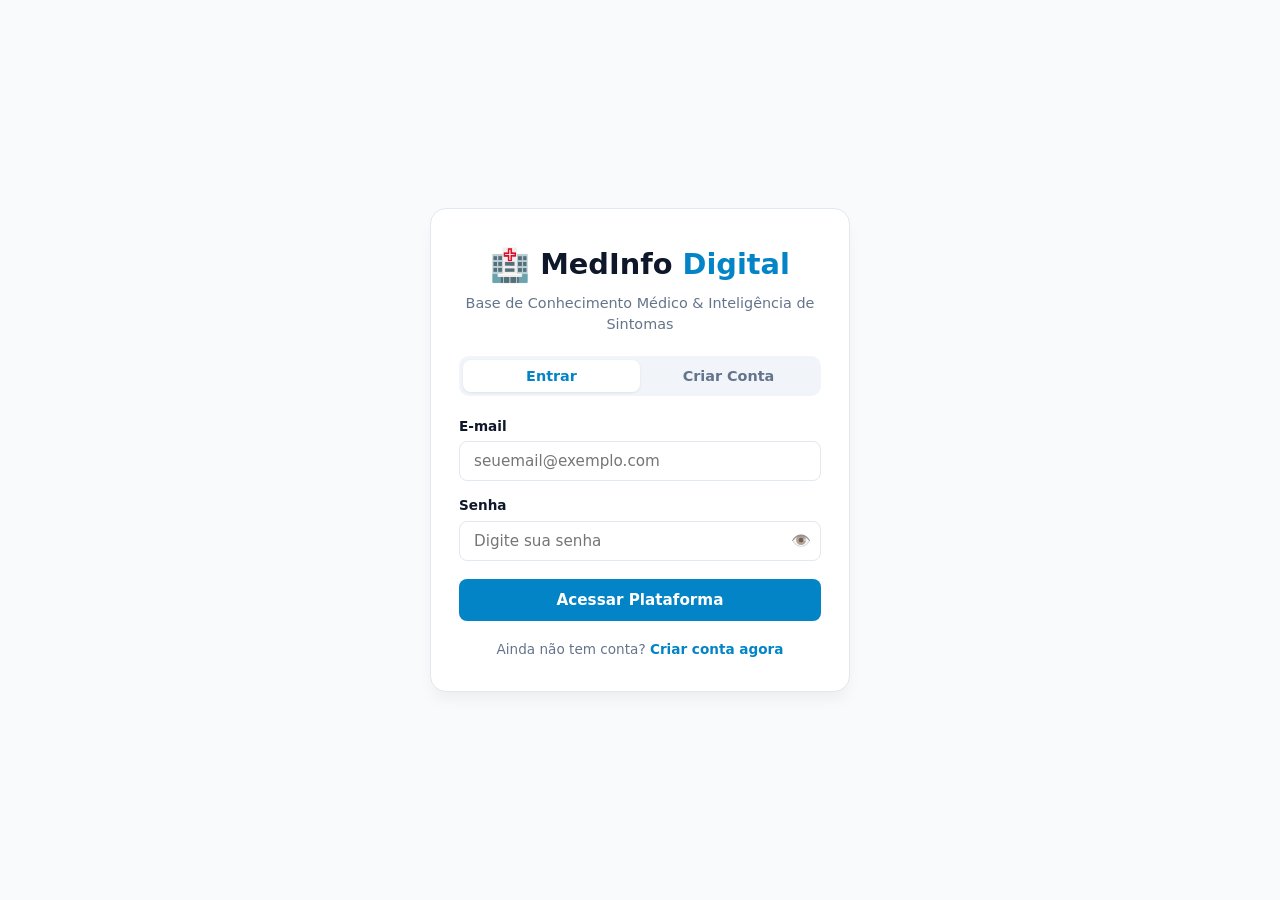
<file: index.html>
<!DOCTYPE html>
<html lang="pt-BR">
<head>
  <meta charset="UTF-8">
  <meta name="viewport" content="width=device-width, initial-scale=1.0">
  <title>MedInfo Digital - Assistente de Saúde e Enfermidades</title>
  <link rel="manifest" href="manifest.json">
  <meta name="theme-color" content="#0284c7">
  <link rel="stylesheet" href="style.css">
</head>
<body>

  <!-- Navegação Principal -->
  <header class="app-header">
    <div class="header-container">
      <div class="header-top">
        <div class="brand">
          <span class="brand-icon">🏥</span>
          <h1>MedInfo <span>Digital</span></h1>
        </div>
        <div class="user-bar">
          <span id="usuario-logado-nome" class="user-greeting"></span>

          <!-- Botão e Painel de Personalização de Tema -->
          <div class="theme-settings-wrapper">
            <button type="button" id="btn-abrir-tema" class="btn-theme-toggle" onclick="alternarPainelTema()" title="Personalizar aparência">
              🎨 Tema
            </button>

            <div id="painel-tema" class="theme-popover" style="display: none;">
              <div class="theme-popover-header">
                <strong>Personalizar Aparência</strong>
                <button type="button" class="btn-close-popover" onclick="alternarPainelTema()">&times;</button>
              </div>

              <div class="theme-option-group">
                <label>Modo de Exibição</label>
                <div class="mode-switch-buttons">
                  <button type="button" id="btn-modo-claro" class="mode-btn active" onclick="definirModoTema('light')">☀️ Claro</button>
                  <button type="button" id="btn-modo-escuro" class="mode-btn" onclick="definirModoTema('dark')">🌙 Escuro</button>
                </div>
              </div>

              <div class="theme-option-group">
                <label>Cor Principal</label>
                <div class="color-swatches">
                  <button type="button" class="swatch" style="background: #0284c7;" onclick="aplicarCorTema('#0284c7', '#0369a1')" title="Azul Clínico"></button>
                  <button type="button" class="swatch" style="background: #059669;" onclick="aplicarCorTema('#059669', '#047857')" title="Verde Saúde"></button>
                  <button type="button" class="swatch" style="background: #7c3aed;" onclick="aplicarCorTema('#7c3aed', '#6d28d9')" title="Roxo Moderno"></button>
                  <button type="button" class="swatch" style="background: #e11d48;" onclick="aplicarCorTema('#e11d48', '#be123c')" title="Carmesim"></button>
                  <button type="button" class="swatch" style="background: #d97706;" onclick="aplicarCorTema('#d97706', '#b45309')" title="Âmbar"></button>
                </div>
              </div>

              <div class="theme-option-group custom-picker-row">
                <label for="input-cor-personalizada">Cor livre:</label>
                <input type="color" id="input-cor-personalizada" value="#0284c7" oninput="aplicarCorPersonalizada(this.value)">
              </div>

              <button type="button" class="btn-reset-theme" onclick="resetarTemaPadrao()">Restaurar Padrão</button>
            </div>
          </div>

          <button type="button" class="btn-logout" onclick="sairDaConta()">Sair</button>
        </div>
      </div>
      <p class="tagline">Base de Conhecimento Médico & Inteligência de Sintomas</p>
    </div>
  </header>

  <main class="app-container">

    <!-- Caixa de Busca -->
    <section class="search-section">
      <label for="input-pesquisa">Qual condição de saúde você deseja consultar hoje?</label>
      <div class="search-box">
        <input 
          type="text" 
          id="input-pesquisa" 
          list="lista-doencas"
          placeholder="Ex: Dengue, Diabetes, Gripe, Hipertensão..." 
          autocomplete="off"
        >
        <datalist id="lista-doencas">
          <option value="Dengue">
          <option value="Gripe">
          <option value="Diabetes">
          <option value="Hipertensão">
        </datalist>
        <button type="button" id="btn-pesquisar" onclick="buscarDoenca()">
          <span>Consultar IA</span>
        </button>
      </div>

      <div class="suggestions">
        <small>Sugestões frequentes:</small>
        <button type="button" onclick="preencherEBuscar('Dengue')">Dengue</button>
        <button type="button" onclick="preencherEBuscar('Gripe')">Gripe</button>
        <button type="button" onclick="preencherEBuscar('Diabetes')">Diabetes</button>
        <button type="button" onclick="preencherEBuscar('Hipertensão')">Hipertensão</button>
      </div>

      <!-- Histórico de Pesquisas Recentes -->
      <div id="historico-container" class="suggestions" style="display: none; margin-top: 8px;">
        <small>Recentes:</small>
        <div id="lista-historico" style="display: flex; gap: 6px; flex-wrap: wrap;"></div>
      </div>
    </section>

    <!-- Exibição de Resposta da IA -->
    <section id="area-resposta" class="response-section" aria-live="polite" style="display: none;"></section>

    <!-- Área de Interação e Comentários -->
    <section class="comments-section">
      <div class="section-title">
        <h2>💬 Comunidade e Relatos</h2>
        <p id="subtitulo-comentarios">Deixe suas dúvidas, dicas de prevenção ou relatos sobre a enfermidade pesquisada.</p>
      </div>

      <!-- Formulário -->
      <form class="comment-form" onsubmit="event.preventDefault(); publicarComentario();">
        <div class="comment-form-row">
          <div class="input-group" style="flex: 2;">
            <input type="text" id="autor-nome" placeholder="Seu nome ou apelido" required>
          </div>
          <div class="input-group" style="flex: 1;">
            <select id="autor-tipo" aria-label="Tipo de publicação">
              <option value="relato">🩺 Relato / Experiência</option>
              <option value="duvida">❓ Dúvida</option>
            </select>
          </div>
        </div>
        <div class="input-group">
          <textarea id="autor-mensagem" rows="3" placeholder="Escreva seu comentário aqui..." required></textarea>
        </div>
        <button type="submit" class="btn-submit">Publicar Comentário</button>
      </form>

      <!-- Abas de Filtro de Comentários -->
      <div class="comment-filters">
        <button type="button" id="filtro-todos" class="filter-tab active" onclick="alterarFiltroComentarios('todos')">
          Todos os Comentários
        </button>
        <button type="button" id="filtro-atual" class="filter-tab" onclick="alterarFiltroComentarios('atual')" style="display: none;">
          Sobre a Condição Atual
        </button>
      </div>

      <!-- Feed de comentários registrados -->
      <div id="feed-comentarios" class="comments-feed"></div>
    </section>

  </main>

  <footer class="app-footer">
    <p>© MedInfo Digital - As informações fornecidas não substituem uma consulta médica profissional.</p>
  </footer>

  <script src="dados.js"></script>
  <script src="script.js"></script>
</body>
</html>
</file>
<file: style.css>
/* Reset Básico */
* {
  margin: 0;
  padding: 0;
  box-sizing: border-box;
  font-family: 'Inter', system-ui, -apple-system, sans-serif;
}

:root {
  --primary: #0284c7;
  --primary-hover: #0369a1;
  --bg-main: #f8fafc;
  --surface: #ffffff;
  --text-dark: #0f172a;
  --text-muted: #64748b;
  --border: #e2e8f0;
  --alert-bg: #fff1f2;
  --alert-border: #fecdd3;
  --alert-text: #9f1239;
  --highlight-bg: #f0fdf4;
  --highlight-border: #16a34a;
}

/* Modo Escuro */
[data-theme="dark"] {
  --bg-main: #0f172a;
  --surface: #1e293b;
  --text-dark: #f1f5f9;
  --text-muted: #94a3b8;
  --border: #334155;
  --alert-bg: #450a0a;
  --alert-border: #7f1d1d;
  --alert-text: #fecaca;
  --highlight-bg: #052e16;
  --highlight-border: #22c55e;
}

[data-theme="dark"] .info-block,
[data-theme="dark"] .comment-card,
[data-theme="dark"] .search-box input,
[data-theme="dark"] .input-group input,
[data-theme="dark"] .input-group textarea,
[data-theme="dark"] .comment-form-row select,
[data-theme="dark"] .select-speed,
[data-theme="dark"] .btn-secondary-action,
[data-theme="dark"] .suggestions button,
[data-theme="dark"] .filter-tab,
[data-theme="dark"] .btn-logout,
[data-theme="dark"] .btn-theme-toggle,
[data-theme="dark"] .auth-tabs {
  background-color: #0f172a;
  color: var(--text-dark);
  border-color: var(--border);
}

[data-theme="dark"] .info-block.highlight h3 {
  color: #4ade80;
}

body {
  background-color: var(--bg-main);
  color: var(--text-dark);
  line-height: 1.5;
  display: flex;
  flex-direction: column;
  min-height: 100vh;
  transition: background-color 0.2s, color 0.2s;
}

/* ==========================================
   TELA DE LOGIN E CADASTRO (login.html)
   ========================================== */
.auth-wrapper {
  min-height: 100vh;
  display: flex;
  align-items: center;
  justify-content: center;
  padding: 20px;
  background-color: var(--bg-main);
}

.auth-card {
  background: var(--surface);
  width: 100%;
  max-width: 420px;
  padding: 32px 28px;
  border-radius: 16px;
  border: 1px solid var(--border);
  box-shadow: 0 10px 15px -3px rgba(0, 0, 0, 0.05);
  text-align: center;
}

.auth-tabs {
  display: flex;
  background: #f1f5f9;
  padding: 4px;
  border-radius: 10px;
  margin-bottom: 20px;
}

.auth-tab {
  flex: 1;
  background: transparent;
  border: none;
  padding: 8px;
  border-radius: 8px;
  font-weight: 600;
  font-size: 0.9rem;
  color: var(--text-muted);
  cursor: pointer;
  transition: all 0.2s;
}

.auth-tab.active {
  background: var(--surface);
  color: var(--primary);
  box-shadow: 0 1px 3px rgba(0, 0, 0, 0.08);
}

.auth-form {
  display: flex;
  flex-direction: column;
  gap: 14px;
  text-align: left;
}

.auth-form label {
  display: block;
  font-size: 0.85rem;
  font-weight: 600;
  color: var(--text-dark);
  margin-bottom: 5px;
}

.auth-form input:focus {
  border-color: var(--primary);
}

.password-wrapper {
  position: relative;
  display: flex;
  align-items: center;
}

.password-wrapper input {
  padding-right: 40px;
}

.btn-toggle-pass {
  position: absolute;
  right: 10px;
  background: none;
  border: none;
  cursor: pointer;
  font-size: 1rem;
  opacity: 0.7;
}

.btn-toggle-pass:hover {
  opacity: 1;
}

.auth-error {
  color: var(--alert-text);
  background: var(--alert-bg);
  border: 1px solid var(--alert-border);
  padding: 8px 12px;
  border-radius: 8px;
  font-size: 0.85rem;
  display: none;
}

.btn-auth {
  background: var(--primary);
  color: white;
  border: none;
  padding: 12px;
  border-radius: 8px;
  font-size: 0.95rem;
  font-weight: 600;
  cursor: pointer;
  transition: background-color 0.2s;
  margin-top: 4px;
}

.btn-auth:hover {
  background: var(--primary-hover);
}

.btn-auth.btn-register {
  background: #10b981;
}

.btn-auth.btn-register:hover {
  background: #059669;
}

.auth-switch {
  text-align: center;
  font-size: 0.85rem;
  color: var(--text-muted);
  margin-top: 4px;
}

.auth-switch a {
  color: var(--primary);
  font-weight: 600;
  text-decoration: none;
}

.auth-switch a:hover {
  text-decoration: underline;
}

/* Header */
.app-header {
  background-color: var(--surface);
  border-bottom: 1px solid var(--border);
  padding: 24px 20px;
  text-align: center;
}

.header-container {
  max-width: 900px;
  margin: 0 auto;
}

.header-top {
  display: flex;
  align-items: center;
  justify-content: space-between;
  flex-wrap: wrap;
  gap: 12px;
}

.user-bar {
  display: flex;
  align-items: center;
  gap: 10px;
}

.user-greeting {
  font-size: 0.85rem;
  font-weight: 600;
  color: var(--text-muted);
}

/* Painel de Personalização de Tema */
.theme-settings-wrapper {
  position: relative;
}

.btn-theme-toggle {
  background: #f1f5f9;
  color: var(--text-dark);
  border: 1px solid var(--border);
  padding: 5px 12px;
  border-radius: 8px;
  font-size: 0.8rem;
  font-weight: 600;
  cursor: pointer;
  transition: all 0.2s;
}

.btn-theme-toggle:hover {
  border-color: var(--primary);
  color: var(--primary);
}

.theme-popover {
  position: absolute;
  top: calc(100% + 8px);
  right: 0;
  width: 250px;
  background: var(--surface);
  border: 1px solid var(--border);
  border-radius: 12px;
  padding: 16px;
  box-shadow: 0 12px 24px rgba(0, 0, 0, 0.15);
  z-index: 100;
  text-align: left;
}

.theme-popover-header {
  display: flex;
  justify-content: space-between;
  align-items: center;
  margin-bottom: 12px;
  padding-bottom: 8px;
  border-bottom: 1px solid var(--border);
  font-size: 0.9rem;
}

.btn-close-popover {
  background: none;
  border: none;
  color: var(--text-muted);
  font-size: 1.2rem;
  cursor: pointer;
  line-height: 1;
}

.theme-option-group {
  margin-bottom: 14px;
}

.theme-option-group label {
  display: block;
  font-size: 0.78rem;
  font-weight: 600;
  color: var(--text-muted);
  margin-bottom: 6px;
}

.mode-switch-buttons {
  display: grid;
  grid-template-columns: 1fr 1fr;
  gap: 6px;
}

.mode-btn {
  padding: 6px;
  border: 1px solid var(--border);
  background: var(--bg-main);
  color: var(--text-dark);
  border-radius: 8px;
  font-size: 0.8rem;
  font-weight: 600;
  cursor: pointer;
}

.mode-btn.active {
  border-color: var(--primary);
  background: var(--primary);
  color: #ffffff;
}

.color-swatches {
  display: flex;
  gap: 8px;
  justify-content: space-between;
}

.swatch {
  width: 30px;
  height: 30px;
  border-radius: 50%;
  border: 2px solid var(--surface);
  box-shadow: 0 0 0 1px var(--border);
  cursor: pointer;
  transition: transform 0.15s;
}

.swatch:hover {
  transform: scale(1.12);
}

.custom-picker-row {
  display: flex;
  align-items: center;
  justify-content: space-between;
}

.custom-picker-row label {
  margin-bottom: 0;
}

.custom-picker-row input[type="color"] {
  width: 44px;
  height: 28px;
  border: 1px solid var(--border);
  border-radius: 6px;
  background: none;
  cursor: pointer;
}

.btn-reset-theme {
  width: 100%;
  padding: 7px;
  background: var(--bg-main);
  color: var(--text-muted);
  border: 1px solid var(--border);
  border-radius: 8px;
  font-size: 0.8rem;
  font-weight: 600;
  cursor: pointer;
}

.btn-reset-theme:hover {
  color: var(--text-dark);
  border-color: var(--text-muted);
}

.btn-logout {
  background: #f1f5f9;
  color: var(--text-dark);
  border: 1px solid var(--border);
  padding: 5px 12px;
  border-radius: 8px;
  font-size: 0.8rem;
  font-weight: 600;
  cursor: pointer;
  transition: all 0.2s;
}

.btn-logout:hover {
  background: var(--alert-bg);
  color: var(--alert-text);
  border-color: var(--alert-border);
}

.brand {
  display: flex;
  align-items: center;
  justify-content: center;
  gap: 10px;
}

.brand-icon {
  font-size: 2rem;
}

.brand h1 {
  font-size: 1.8rem;
  color: var(--text-dark);
}

.brand h1 span {
  color: var(--primary);
}

.tagline {
  color: var(--text-muted);
  font-size: 0.9rem;
  margin-top: 4px;
}

/* Container Principal */
.app-container {
  max-width: 850px;
  width: 100%;
  margin: 0 auto;
  padding: 30px 20px;
  flex: 1;
}

/* Busca */
.search-section {
  background: var(--surface);
  padding: 24px;
  border-radius: 16px;
  border: 1px solid var(--border);
  box-shadow: 0 4px 6px -1px rgba(0, 0, 0, 0.05);
  margin-bottom: 30px;
}

.search-section label {
  display: block;
  font-weight: 600;
  margin-bottom: 10px;
  color: var(--text-dark);
}

.search-box {
  display: flex;
  gap: 10px;
}

.search-box input {
  flex: 1;
  padding: 12px 16px;
  border: 1px solid var(--border);
  border-radius: 8px;
  font-size: 1rem;
  outline: none;
  transition: border-color 0.2s;
}

.search-box input:focus {
  border-color: var(--primary);
}

.search-box button {
  background: var(--primary);
  color: white;
  border: none;
  padding: 0 24px;
  border-radius: 8px;
  font-weight: 600;
  cursor: pointer;
  transition: background-color 0.2s;
}

.search-box button:hover {
  background: var(--primary-hover);
}

.suggestions {
  margin-top: 12px;
  display: flex;
  align-items: center;
  gap: 8px;
  flex-wrap: wrap;
}

.suggestions small {
  color: var(--text-muted);
}

.suggestions button {
  background: #f1f5f9;
  border: none;
  padding: 4px 10px;
  border-radius: 20px;
  font-size: 0.8rem;
  color: var(--text-dark);
  cursor: pointer;
}

.suggestions button:hover {
  background: #e2e8f0;
}

/* Card da IA */
.ai-card {
  background: var(--surface);
  border-radius: 16px;
  border: 1px solid var(--border);
  padding: 24px;
  margin-bottom: 30px;
  box-shadow: 0 10px 15px -3px rgba(0, 0, 0, 0.05);
}

.ai-header {
  display: flex;
  justify-content: space-between;
  align-items: center;
  flex-wrap: wrap;
  gap: 10px;
  margin-bottom: 16px;
  padding-bottom: 12px;
  border-bottom: 1px solid var(--border);
}

.ai-actions {
  display: flex;
  align-items: center;
  gap: 8px;
  flex-wrap: wrap;
}

.badge {
  background: #e0f2fe;
  color: #0284c7;
  font-size: 0.75rem;
  font-weight: 700;
  padding: 4px 10px;
  border-radius: 12px;
  text-transform: uppercase;
}

.btn-tts {
  background: #f0fdf4;
  color: #166534;
  border: 1px solid #bbf7d0;
  padding: 6px 14px;
  border-radius: 20px;
  font-size: 0.85rem;
  font-weight: 600;
  cursor: pointer;
  display: flex;
  align-items: center;
  gap: 6px;
}

.btn-tts.active {
  background: #fef2f2;
  color: #991b1b;
  border-color: #fecaca;
}

.select-speed,
.btn-secondary-action {
  background: #f8fafc;
  color: var(--text-dark);
  border: 1px solid var(--border);
  padding: 6px 10px;
  border-radius: 20px;
  font-size: 0.8rem;
  font-weight: 600;
  cursor: pointer;
  outline: none;
}

.btn-secondary-action:hover {
  background: #e2e8f0;
}

.ai-content h2 {
  font-size: 1.6rem;
  color: var(--primary);
  margin-bottom: 16px;
}

.ai-summary {
  margin-bottom: 20px;
  color: var(--text-dark);
  font-size: 1.05rem;
  line-height: 1.6;
}

/* Imagem da Doença */
.ai-media {
  width: 100%;
  overflow: hidden;
  border-radius: 12px;
  margin-bottom: 20px;
  border: 1px solid var(--border);
  background: var(--bg-main);
}

.ai-media img {
  width: 100%;
  height: 300px;
  object-fit: cover;
  display: block;
}

.ai-media-caption {
  padding: 8px 14px;
  font-size: 0.8rem;
  color: var(--text-muted);
  border-top: 1px solid var(--border);
  background: var(--surface);
}

.info-grid {
  display: flex;
  flex-direction: column;
  gap: 12px;
}

.info-block {
  background: #f8fafc;
  padding: 14px 16px;
  border-radius: 8px;
  border-left: 4px solid var(--primary);
}

.info-block.highlight {
  background: var(--highlight-bg);
  border-left-color: var(--highlight-border);
}

.info-block.alert {
  background: var(--alert-bg);
  border-left-color: #f43f5e;
}

.info-block h3 {
  font-size: 0.9rem;
  text-transform: uppercase;
  color: var(--text-muted);
  margin-bottom: 4px;
}

.info-block.highlight h3 {
  color: #15803d;
}

.info-block.alert h3 {
  color: var(--alert-text);
}

.info-block p {
  font-size: 0.95rem;
  color: var(--text-dark);
}

/* Comentários */
.comments-section {
  background: var(--surface);
  border-radius: 16px;
  border: 1px solid var(--border);
  padding: 24px;
}

.section-title {
  margin-bottom: 20px;
}

.section-title h2 {
  font-size: 1.3rem;
  color: var(--text-dark);
}

.section-title p {
  font-size: 0.85rem;
  color: var(--text-muted);
}

.comment-form {
  display: flex;
  flex-direction: column;
  gap: 12px;
  margin-bottom: 24px;
}

.comment-form-row {
  display: flex;
  gap: 10px;
}

.comment-form-row select {
  width: 100%;
  height: 100%;
  padding: 10px 12px;
  border: 1px solid var(--border);
  border-radius: 8px;
  font-size: 0.9rem;
  background-color: var(--surface);
  color: var(--text-dark);
  outline: none;
  cursor: pointer;
}

.comment-form-row select:focus {
  border-color: var(--primary);
}

.input-group input,
.input-group textarea {
  width: 100%;
  padding: 10px 14px;
  border: 1px solid var(--border);
  border-radius: 8px;
  font-size: 0.95rem;
  outline: none;
}

.input-group textarea {
  resize: vertical;
}

.btn-submit {
  background: #10b981;
  color: white;
  border: none;
  padding: 10px;
  border-radius: 8px;
  font-weight: 600;
  cursor: pointer;
  transition: background-color 0.2s;
}

.btn-submit:hover {
  background: #059669;
}

/* Abas de filtro dos comentários */
.comment-filters {
  display: flex;
  gap: 8px;
  margin-bottom: 16px;
  padding-bottom: 12px;
  border-bottom: 1px solid var(--border);
  flex-wrap: wrap;
}

.filter-tab {
  background: #f1f5f9;
  color: var(--text-muted);
  border: 1px solid transparent;
  padding: 6px 14px;
  border-radius: 20px;
  font-size: 0.85rem;
  font-weight: 600;
  cursor: pointer;
  transition: all 0.2s;
}

.filter-tab:hover {
  background: #e2e8f0;
  color: var(--text-dark);
}

.filter-tab.active {
  background: var(--primary);
  color: #ffffff;
  border-color: var(--primary);
}

.comments-feed {
  display: flex;
  flex-direction: column;
  gap: 12px;
}

.comment-card {
  background: #f8fafc;
  border: 1px solid var(--border);
  padding: 14px;
  border-radius: 8px;
  position: relative;
}

.comment-header {
  display: flex;
  justify-content: space-between;
  align-items: center;
  margin-bottom: 6px;
  gap: 8px;
}

.comment-badges {
  display: flex;
  align-items: center;
  flex-wrap: wrap;
  gap: 6px;
}

.comment-author {
  font-weight: 600;
  font-size: 0.9rem;
  color: var(--primary);
}

.comment-topic-tag {
  background: #e0f2fe;
  color: #0284c7;
  font-size: 0.7rem;
  font-weight: 600;
  padding: 2px 8px;
  border-radius: 10px;
  display: inline-block;
  vertical-align: middle;
}

.comment-type-tag {
  font-size: 0.7rem;
  font-weight: 700;
  padding: 2px 8px;
  border-radius: 10px;
  display: inline-block;
  vertical-align: middle;
}

.comment-type-tag.relato {
  background: #dcfce7;
  color: #166534;
}

.comment-type-tag.duvida {
  background: #fef3c7;
  color: #92400e;
}

.comment-date {
  font-size: 0.75rem;
  color: var(--text-muted);
}

.comment-body {
  font-size: 0.9rem;
  color: var(--text-dark);
  white-space: pre-wrap;
}

.btn-delete {
  background: none;
  border: none;
  color: #94a3b8;
  cursor: pointer;
  font-size: 1rem;
  margin-left: 10px;
}

.btn-delete:hover {
  color: #ef4444;
}

.empty-state {
  text-align: center;
  color: var(--text-muted);
  font-style: italic;
  padding: 20px 0;
}

/* Footer */
.app-footer {
  text-align: center;
  padding: 20px;
  font-size: 0.8rem;
  color: var(--text-muted);
  border-top: 1px solid var(--border);
  background: var(--surface);
  margin-top: 40px;
}

/* ==========================================
   RESPONSIVIDADE MOBILE E IMPRESSÃO PDF
   ========================================== */
@media (max-width: 600px) {
  .search-box {
    flex-direction: column;
  }

  .search-box button {
    padding: 12px;
  }

  .header-top {
    justify-content: center;
  }

  .comment-form-row {
    flex-direction: column;
  }

  .theme-popover {
    right: -40px;
  }
}

@media print {
  .search-section,
  .comments-section,
  .ai-actions,
  .user-bar {
    display: none !important;
  }

  body,
  .ai-card {
    background: #ffffff !important;
    box-shadow: none !important;
    border: none !important;
    padding: 0 !important;
  }
}
</file>
